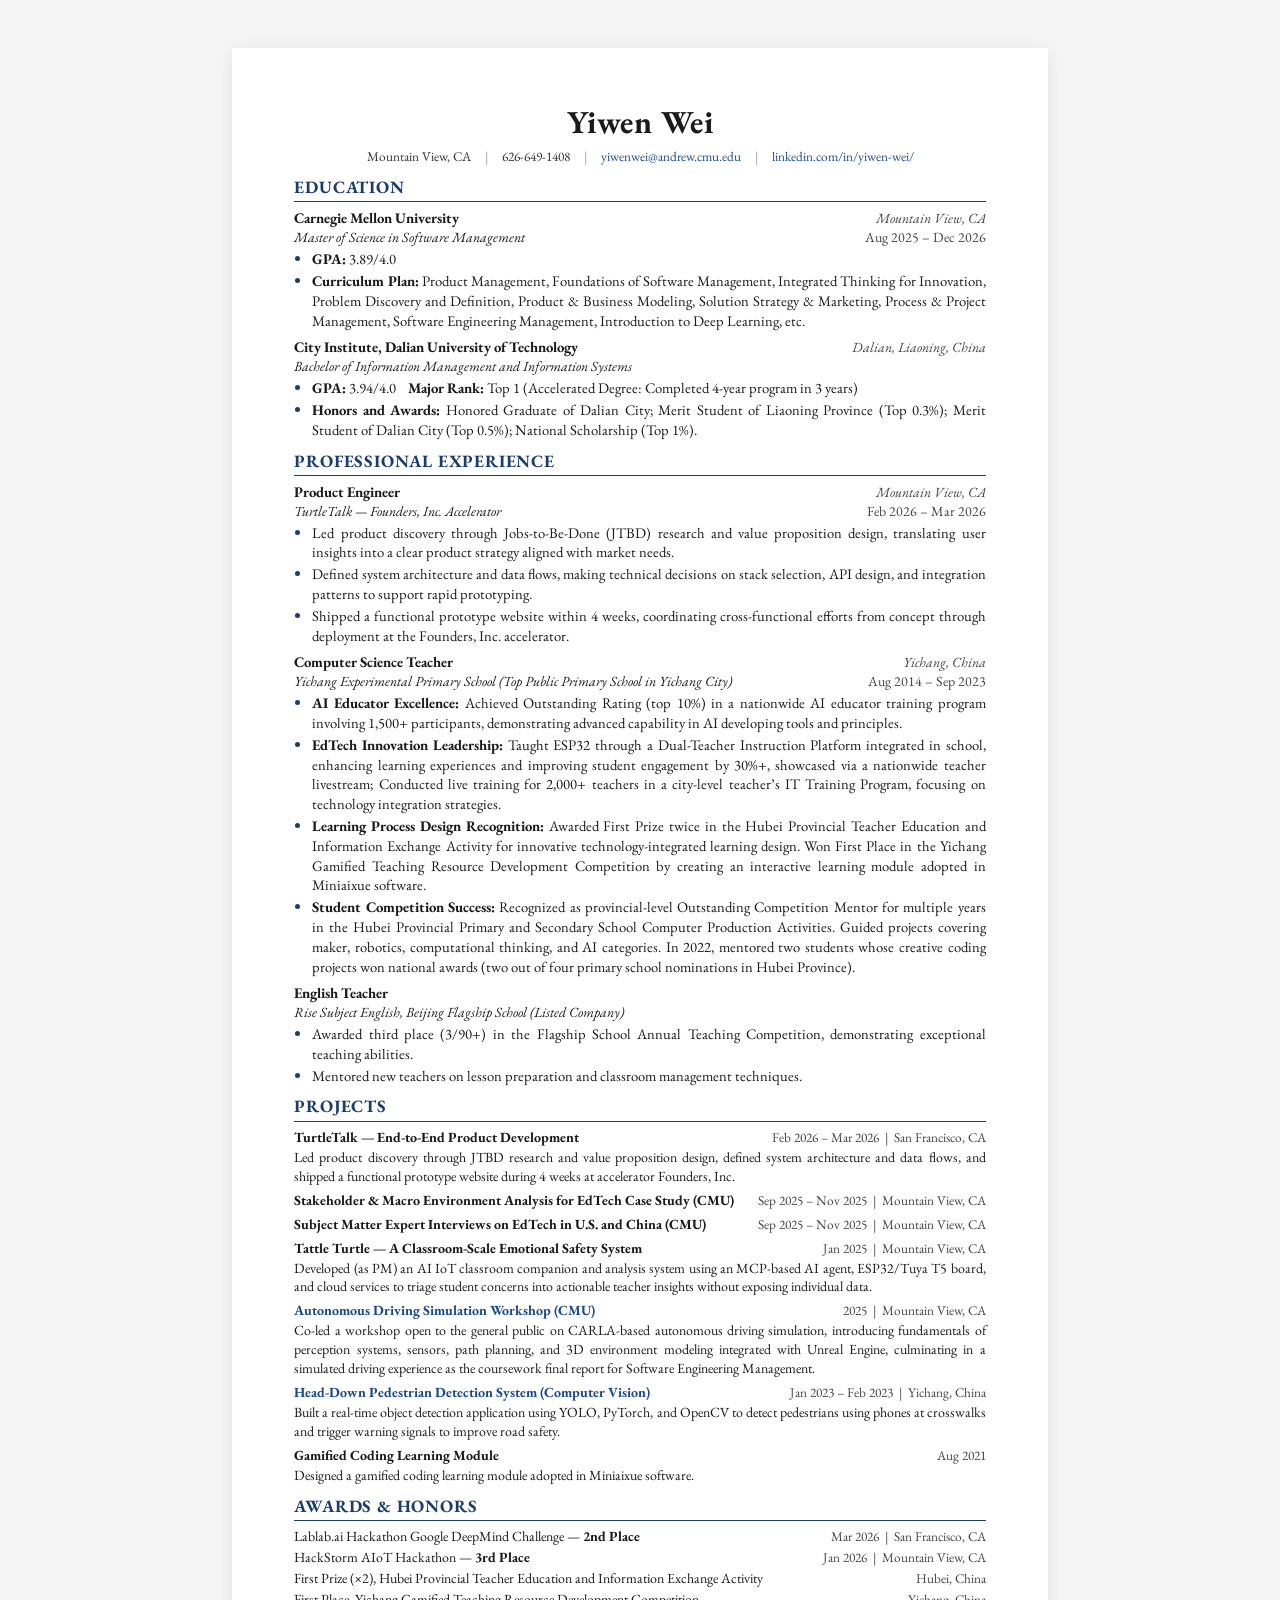
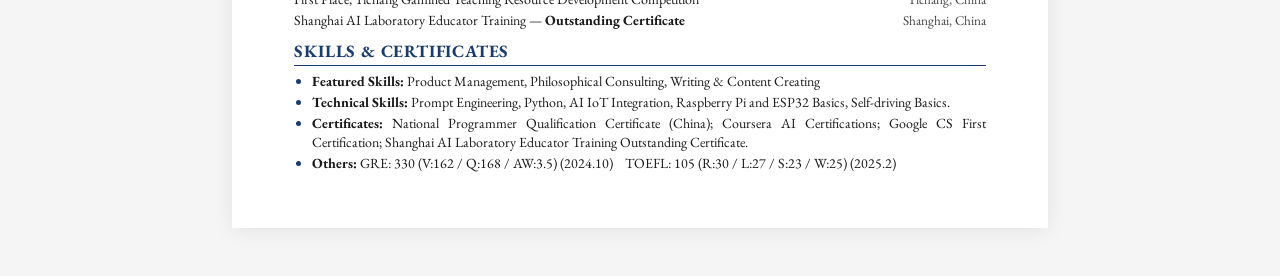
<file: cv/index.html>
<!DOCTYPE html>
<html lang="en">
<head>
  <meta charset="utf-8">
  <meta name="viewport" content="width=device-width, initial-scale=1">
  <title>CV - Yiwen Wei</title>
  <meta name="description" content="Curriculum Vitae of Yiwen Wei - Product Engineer and Educator at Carnegie Mellon University.">
  <link rel="shortcut icon" href="../_assets/images/2d0b56e7e51cf11036ad8734bdb67e2d.png">
  <link rel="icon" href="../_assets/images/e53c4bd8da5e491d9ab09e7cf0daf874.png" sizes="192x192">
  <style>
    @import url('https://fonts.googleapis.com/css2?family=EB+Garamond:ital,wght@0,400;0,600;0,700;1,400&family=Inter:wght@400;500;600;700&display=swap');

    *, *::before, *::after { margin: 0; padding: 0; box-sizing: border-box; }

    body {
      font-family: 'EB Garamond', 'Times New Roman', Georgia, serif;
      font-size: 11pt;
      line-height: 1.35;
      color: #1a1a1a;
      background: #f5f5f5;
      -webkit-font-smoothing: antialiased;
    }

    .page {
      max-width: 8.5in;
      margin: 0.5in auto;
      background: #fff;
      padding: 0.55in 0.65in;
      box-shadow: 0 2px 20px rgba(0,0,0,0.08);
    }

    @media print {
      body { background: #fff; }
      .page { margin: 0; padding: 0.5in 0.6in; box-shadow: none; }
      .no-print { display: none !important; }
    }

    /* Header */
    .header { text-align: center; margin-bottom: 6px; }
    .header h1 {
      font-family: 'EB Garamond', serif;
      font-size: 24pt;
      font-weight: 700;
      letter-spacing: 0.5px;
      margin-bottom: 4px;
      color: #1a1a1a;
    }
    .contact-info {
      font-size: 10pt;
      color: #333;
      display: flex;
      justify-content: center;
      flex-wrap: wrap;
      gap: 6px 14px;
    }
    .contact-info a {
      color: #1a4a8a;
      text-decoration: none;
    }
    .contact-info a:hover { text-decoration: underline; }
    .contact-info .sep { color: #999; }

    /* Section */
    .section { margin-top: 10px; }
    .section-title {
      font-family: 'EB Garamond', serif;
      font-size: 13pt;
      font-weight: 700;
      text-transform: uppercase;
      color: #1a3d6e;
      border-bottom: 1.5px solid #1a3d6e;
      padding-bottom: 2px;
      margin-bottom: 6px;
      letter-spacing: 0.8px;
    }

    /* Entry (education, experience) */
    .entry { margin-bottom: 7px; }
    .entry-header {
      display: flex;
      justify-content: space-between;
      align-items: baseline;
      flex-wrap: wrap;
    }
    .entry-title {
      font-weight: 700;
      font-size: 11pt;
    }
    .entry-location {
      font-style: italic;
      color: #444;
      font-size: 10.5pt;
    }
    .entry-subtitle {
      display: flex;
      justify-content: space-between;
      align-items: baseline;
      flex-wrap: wrap;
    }
    .entry-degree {
      font-style: italic;
      font-size: 10.5pt;
    }
    .entry-date {
      font-size: 10.5pt;
      color: #444;
      white-space: nowrap;
    }

    ul {
      margin-left: 18px;
      margin-top: 2px;
    }
    ul li {
      margin-bottom: 2px;
      text-align: justify;
    }
    ul li::marker {
      color: #1a3d6e;
    }

    /* Projects */
    .project-entry { margin-bottom: 5px; }
    .project-header {
      display: flex;
      justify-content: space-between;
      align-items: baseline;
      flex-wrap: wrap;
      gap: 4px;
    }
    .project-title {
      font-weight: 700;
      font-size: 10.5pt;
    }
    .project-title a {
      color: #1a4a8a;
      text-decoration: none;
    }
    .project-title a:hover { text-decoration: underline; }
    .project-meta {
      font-size: 10pt;
      color: #444;
      white-space: nowrap;
    }
    .project-desc {
      font-size: 10.5pt;
      margin-top: 1px;
      text-align: justify;
    }

    /* Awards */
    .award-entry {
      display: flex;
      justify-content: space-between;
      align-items: baseline;
      flex-wrap: wrap;
      margin-bottom: 2px;
      gap: 4px;
    }
    .award-title { font-size: 10.5pt; }
    .award-meta {
      font-size: 10pt;
      color: #444;
      white-space: nowrap;
    }

    /* Skills */
    .skills-list { font-size: 10.5pt; }
    .skills-list li { margin-bottom: 2px; }

    b, strong { font-weight: 700; }

    .diamond {
      color: #1a3d6e;
      margin-right: 3px;
    }

    @media screen and (max-width: 700px) {
      .page { padding: 0.4in 0.35in; margin: 0; }
      .entry-header, .entry-subtitle, .project-header, .award-entry {
        flex-direction: column;
        gap: 0;
      }
    }
  </style>
</head>
<body>

<div class="page">
  <!-- HEADER -->
  <div class="header">
    <h1>Yiwen Wei</h1>
    <div class="contact-info">
      <span>Mountain View, CA</span>
      <span class="sep">|</span>
      <span>626-649-1408</span>
      <span class="sep">|</span>
      <a href="mailto:yiwenwei@andrew.cmu.edu">yiwenwei@andrew.cmu.edu</a>
      <span class="sep">|</span>
      <a href="https://linkedin.com/in/yiwen-wei/" target="_blank">linkedin.com/in/yiwen-wei/</a>
    </div>
  </div>

  <!-- EDUCATION -->
  <div class="section">
    <div class="section-title">Education</div>

    <div class="entry">
      <div class="entry-header">
        <span class="entry-title">Carnegie Mellon University</span>
        <span class="entry-location">Mountain View, CA</span>
      </div>
      <div class="entry-subtitle">
        <span class="entry-degree">Master of Science in Software Management</span>
        <span class="entry-date">Aug 2025 &ndash; Dec 2026</span>
      </div>
      <ul>
        <li><strong>GPA:</strong> 3.89/4.0</li>
        <li><strong>Curriculum Plan:</strong> Product Management, Foundations of Software Management, Integrated Thinking for Innovation, Problem Discovery and Definition, Product &amp; Business Modeling, Solution Strategy &amp; Marketing, Process &amp; Project Management, Software Engineering Management, Introduction to Deep Learning, etc.</li>
      </ul>
    </div>

    <div class="entry">
      <div class="entry-header">
        <span class="entry-title">City Institute, Dalian University of Technology</span>
        <span class="entry-location">Dalian, Liaoning, China</span>
      </div>
      <div class="entry-subtitle">
        <span class="entry-degree">Bachelor of Information Management and Information Systems</span>
        <span class="entry-date"></span>
      </div>
      <ul>
        <li><strong>GPA:</strong> 3.94/4.0 &nbsp;&nbsp; <strong>Major Rank:</strong> Top 1 (Accelerated Degree: Completed 4-year program in 3 years)</li>
        <li><strong>Honors and Awards:</strong> Honored Graduate of Dalian City; Merit Student of Liaoning Province (Top 0.3%); Merit Student of Dalian City (Top 0.5%); National Scholarship (Top 1%).</li>
      </ul>
    </div>
  </div>

  <!-- PROFESSIONAL EXPERIENCE -->
  <div class="section">
    <div class="section-title">Professional Experience</div>

    <!-- TurtleTalk at top -->
    <div class="entry">
      <div class="entry-header">
        <span class="entry-title">Product Engineer</span>
        <span class="entry-location">Mountain View, CA</span>
      </div>
      <div class="entry-subtitle">
        <span class="entry-degree">TurtleTalk &mdash; Founders, Inc. Accelerator</span>
        <span class="entry-date">Feb 2026 &ndash; Mar 2026</span>
      </div>
      <ul>
        <li>Led product discovery through Jobs-to-Be-Done (JTBD) research and value proposition design, translating user insights into a clear product strategy aligned with market needs.</li>
        <li>Defined system architecture and data flows, making technical decisions on stack selection, API design, and integration patterns to support rapid prototyping.</li>
        <li>Shipped a functional prototype website within 4 weeks, coordinating cross-functional efforts from concept through deployment at the Founders, Inc. accelerator.</li>
      </ul>
    </div>

    <div class="entry">
      <div class="entry-header">
        <span class="entry-title">Computer Science Teacher</span>
        <span class="entry-location">Yichang, China</span>
      </div>
      <div class="entry-subtitle">
        <span class="entry-degree">Yichang Experimental Primary School (Top Public Primary School in Yichang City)</span>
        <span class="entry-date">Aug 2014 &ndash; Sep 2023</span>
      </div>
      <ul>
        <li><strong>AI Educator Excellence:</strong> Achieved Outstanding Rating (top 10%) in a nationwide AI educator training program involving 1,500+ participants, demonstrating advanced capability in AI developing tools and principles.</li>
        <li><strong>EdTech Innovation Leadership:</strong> Taught ESP32 through a Dual-Teacher Instruction Platform integrated in school, enhancing learning experiences and improving student engagement by 30%+, showcased via a nationwide teacher livestream; Conducted live training for 2,000+ teachers in a city-level teacher&rsquo;s IT Training Program, focusing on technology integration strategies.</li>
        <li><strong>Learning Process Design Recognition:</strong> Awarded First Prize twice in the Hubei Provincial Teacher Education and Information Exchange Activity for innovative technology-integrated learning design. Won First Place in the Yichang Gamified Teaching Resource Development Competition by creating an interactive learning module adopted in Miniaixue software.</li>
        <li><strong>Student Competition Success:</strong> Recognized as provincial-level Outstanding Competition Mentor for multiple years in the Hubei Provincial Primary and Secondary School Computer Production Activities. Guided projects covering maker, robotics, computational thinking, and AI categories. In 2022, mentored two students whose creative coding projects won national awards (two out of four primary school nominations in Hubei Province).</li>
      </ul>
    </div>

    <div class="entry">
      <div class="entry-header">
        <span class="entry-title">English Teacher</span>
        <span class="entry-location"></span>
      </div>
      <div class="entry-subtitle">
        <span class="entry-degree">Rise Subject English, Beijing Flagship School (Listed Company)</span>
        <span class="entry-date"></span>
      </div>
      <ul>
        <li>Awarded third place (3/90+) in the Flagship School Annual Teaching Competition, demonstrating exceptional teaching abilities.</li>
        <li>Mentored new teachers on lesson preparation and classroom management techniques.</li>
      </ul>
    </div>
  </div>

  <!-- PROJECTS -->
  <div class="section">
    <div class="section-title">Projects</div>

    <div class="project-entry">
      <div class="project-header">
        <span class="project-title">TurtleTalk &mdash; End-to-End Product Development</span>
        <span class="project-meta">Feb 2026 &ndash; Mar 2026 &nbsp;|&nbsp; San Francisco, CA</span>
      </div>
      <div class="project-desc">Led product discovery through JTBD research and value proposition design, defined system architecture and data flows, and shipped a functional prototype website during 4 weeks at accelerator Founders, Inc.</div>
    </div>

    <div class="project-entry">
      <div class="project-header">
        <span class="project-title">Stakeholder &amp; Macro Environment Analysis for EdTech Case Study (CMU)</span>
        <span class="project-meta">Sep 2025 &ndash; Nov 2025 &nbsp;|&nbsp; Mountain View, CA</span>
      </div>
    </div>

    <div class="project-entry">
      <div class="project-header">
        <span class="project-title">Subject Matter Expert Interviews on EdTech in U.S. and China (CMU)</span>
        <span class="project-meta">Sep 2025 &ndash; Nov 2025 &nbsp;|&nbsp; Mountain View, CA</span>
      </div>
    </div>

    <div class="project-entry">
      <div class="project-header">
        <span class="project-title">Tattle Turtle &mdash; A Classroom-Scale Emotional Safety System</span>
        <span class="project-meta">Jan 2025 &nbsp;|&nbsp; Mountain View, CA</span>
      </div>
      <div class="project-desc">Developed (as PM) an AI IoT classroom companion and analysis system using an MCP-based AI agent, ESP32/Tuya T5 board, and cloud services to triage student concerns into actionable teacher insights without exposing individual data.</div>
    </div>

    <div class="project-entry">
      <div class="project-header">
        <span class="project-title"><a href="https://share.descript.com/view/YHdNzBe8q7b" target="_blank">Autonomous Driving Simulation Workshop (CMU)</a></span>
        <span class="project-meta">2025 &nbsp;|&nbsp; Mountain View, CA</span>
      </div>
      <div class="project-desc">Co-led a workshop open to the general public on CARLA-based autonomous driving simulation, introducing fundamentals of perception systems, sensors, path planning, and 3D environment modeling integrated with Unreal Engine, culminating in a simulated driving experience as the coursework final report for Software Engineering Management.</div>
    </div>

    <div class="project-entry">
      <div class="project-header">
        <span class="project-title"><a href="https://www.openinnolab.org.cn/pjlab/project?id=63d8da549bd420342591c7d1&sc=63797fc77300080be72c0525" target="_blank">Head-Down Pedestrian Detection System (Computer Vision)</a></span>
        <span class="project-meta">Jan 2023 &ndash; Feb 2023 &nbsp;|&nbsp; Yichang, China</span>
      </div>
      <div class="project-desc">Built a real-time object detection application using YOLO, PyTorch, and OpenCV to detect pedestrians using phones at crosswalks and trigger warning signals to improve road safety.</div>
    </div>

    <div class="project-entry">
      <div class="project-header">
        <span class="project-title">Gamified Coding Learning Module</span>
        <span class="project-meta">Aug 2021</span>
      </div>
      <div class="project-desc">Designed a gamified coding learning module adopted in Miniaixue software.</div>
    </div>
  </div>

  <!-- AWARDS & HONORS -->
  <div class="section">
    <div class="section-title">Awards &amp; Honors</div>

    <div class="award-entry">
      <span class="award-title">Lablab.ai Hackathon Google DeepMind Challenge &mdash; <strong>2nd Place</strong></span>
      <span class="award-meta">Mar 2026 &nbsp;|&nbsp; San Francisco, CA</span>
    </div>
    <div class="award-entry">
      <span class="award-title">HackStorm AIoT Hackathon &mdash; <strong>3rd Place</strong></span>
      <span class="award-meta">Jan 2026 &nbsp;|&nbsp; Mountain View, CA</span>
    </div>
    <div class="award-entry">
      <span class="award-title">First Prize (&times;2), Hubei Provincial Teacher Education and Information Exchange Activity</span>
      <span class="award-meta">Hubei, China</span>
    </div>
    <div class="award-entry">
      <span class="award-title">First Place, Yichang Gamified Teaching Resource Development Competition</span>
      <span class="award-meta">Yichang, China</span>
    </div>
    <div class="award-entry">
      <span class="award-title">Shanghai AI Laboratory Educator Training &mdash; <strong>Outstanding Certificate</strong></span>
      <span class="award-meta">Shanghai, China</span>
    </div>
  </div>

  <!-- SKILLS AND CERTIFICATES -->
  <div class="section">
    <div class="section-title">Skills &amp; Certificates</div>
    <ul class="skills-list">
      <li><strong>Featured Skills:</strong> Product Management, Philosophical Consulting, Writing &amp; Content Creating</li>
      <li><strong>Technical Skills:</strong> Prompt Engineering, Python, AI IoT Integration, Raspberry Pi and ESP32 Basics, Self-driving Basics.</li>
      <li><strong>Certificates:</strong> National Programmer Qualification Certificate (China); Coursera AI Certifications; Google CS First Certification; Shanghai AI Laboratory Educator Training Outstanding Certificate.</li>
      <li><strong>Others:</strong> GRE: 330 (V:162 / Q:168 / AW:3.5) (2024.10) &nbsp;&nbsp; TOEFL: 105 (R:30 / L:27 / S:23 / W:25) (2025.2)</li>
    </ul>
  </div>
</div>

</body>
</html>
</file>
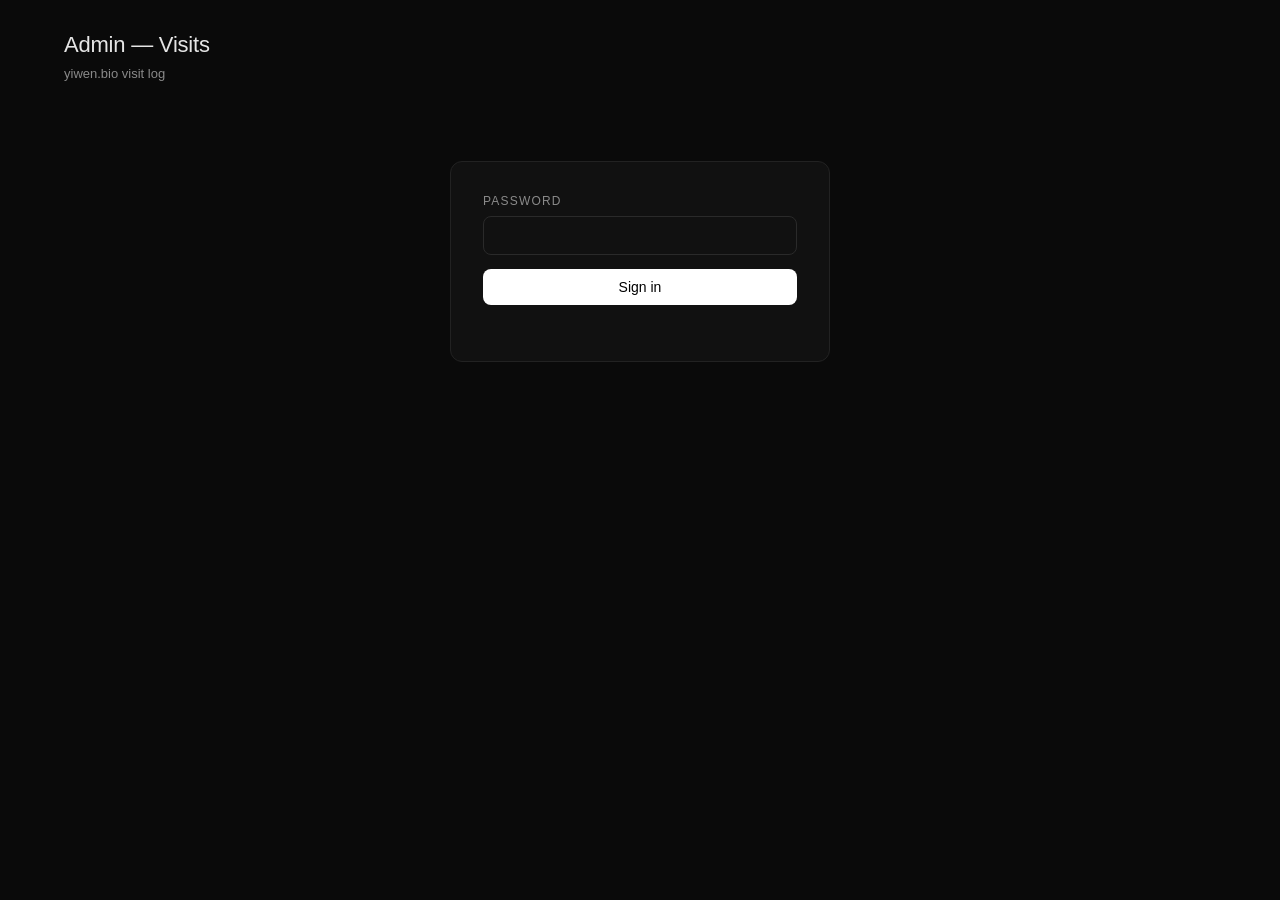
<file: admin.html>
<!DOCTYPE html>
<html lang="en">
<head>
<meta charset="UTF-8" />
<meta name="viewport" content="width=device-width, initial-scale=1.0" />
<meta name="robots" content="noindex,nofollow" />
<title>Admin — Visits</title>
<style>
  * { box-sizing: border-box; }
  html, body {
    margin: 0; padding: 0;
    background: #0a0a0a; color: #e5e5e5;
    font-family: -apple-system, BlinkMacSystemFont, "SF Pro Display", "Helvetica Neue", Arial, sans-serif;
    -webkit-font-smoothing: antialiased;
    min-height: 100vh;
  }
  .wrap { max-width: 1200px; margin: 0 auto; padding: 32px 24px; }
  h1 { font-size: 22px; font-weight: 500; margin: 0 0 8px; letter-spacing: -0.01em; }
  .sub { color: #8a8a8a; font-size: 13px; margin-bottom: 28px; }

  .login {
    background: #111; border: 1px solid #222; border-radius: 12px;
    padding: 32px; max-width: 380px; margin: 80px auto;
  }
  .login label { display: block; font-size: 12px; color: #8a8a8a; text-transform: uppercase; letter-spacing: 0.1em; margin-bottom: 8px; }
  .login input {
    width: 100%; background: transparent; color: #fff;
    border: 1px solid #2a2a2a; border-radius: 8px; padding: 10px 12px;
    font: inherit; font-size: 15px; outline: none;
  }
  .login input:focus { border-color: #fff; }
  .login button {
    margin-top: 14px; width: 100%;
    background: #fff; color: #000; border: 0; border-radius: 8px;
    padding: 10px 14px; font: inherit; font-size: 14px; cursor: pointer;
  }
  .login button:disabled { opacity: 0.5; cursor: default; }
  .err { color: #ff7a7a; font-size: 12px; margin-top: 8px; min-height: 16px; }

  .stats {
    display: grid; grid-template-columns: repeat(4, 1fr); gap: 12px;
    margin-bottom: 18px;
  }
  .stat { background: #111; border: 1px solid #222; border-radius: 10px; padding: 14px 16px; }
  .stat .k { font-size: 11px; color: #8a8a8a; text-transform: uppercase; letter-spacing: 0.1em; }
  .stat .v { font-size: 22px; font-variant-numeric: tabular-nums; margin-top: 4px; font-weight: 500; }

  .controls { display: flex; gap: 12px; align-items: center; flex-wrap: wrap; margin-bottom: 14px; }
  .controls input, .controls select {
    background: transparent; color: #fff;
    border: 1px solid #2a2a2a; border-radius: 8px; padding: 6px 10px;
    font: inherit; font-size: 13px; outline: none;
  }
  .controls .btn { background: transparent; color: #ccc; border: 1px solid #2a2a2a; border-radius: 8px; padding: 6px 12px; font: inherit; font-size: 12px; cursor: pointer; }
  .controls .btn:hover { color: #fff; border-color: #4a4a4a; }

  table {
    width: 100%;
    border-collapse: collapse;
    font-size: 13px;
  }
  th, td {
    text-align: left;
    padding: 10px 12px;
    border-bottom: 1px solid #1a1a1a;
    vertical-align: top;
  }
  th { background: #111; font-weight: 500; color: #8a8a8a; text-transform: uppercase; font-size: 10.5px; letter-spacing: 0.1em; position: sticky; top: 0; }
  tr:hover td { background: #0e0e0e; }
  .mono { font-family: ui-monospace, "SF Mono", Menlo, monospace; font-size: 12px; color: #aaa; }
  .pill { display: inline-block; padding: 1px 7px; border: 1px solid #2a2a2a; border-radius: 999px; font-size: 11px; color: #ccc; }
  .ua { font-size: 11px; color: #777; max-width: 260px; overflow: hidden; text-overflow: ellipsis; white-space: nowrap; }
  .empty { text-align: center; color: #666; padding: 60px 0; }
</style>
</head>
<body>
  <div class="wrap">
    <h1>Admin — Visits</h1>
    <div class="sub">yiwen.bio visit log</div>

    <div id="login" class="login">
      <label for="pw">Password</label>
      <input id="pw" type="password" autocomplete="current-password" />
      <button id="signin" type="button">Sign in</button>
      <div id="err" class="err"></div>
    </div>

    <div id="dashboard" style="display:none;">
      <div class="stats">
        <div class="stat"><div class="k">Total</div><div class="v" id="s-total">—</div></div>
        <div class="stat"><div class="k">Last 24h</div><div class="v" id="s-24h">—</div></div>
        <div class="stat"><div class="k">Unique IPs (24h)</div><div class="v" id="s-uniq">—</div></div>
        <div class="stat"><div class="k">Top page (24h)</div><div class="v" id="s-page" style="font-size:14px;">—</div></div>
      </div>

      <div class="controls">
        <input id="filter" type="search" placeholder="Filter by page / country / city…" style="flex:1; min-width: 220px;" />
        <button class="btn" id="refresh">Refresh</button>
        <button class="btn" id="signout">Sign out</button>
      </div>

      <table id="tbl">
        <thead>
          <tr>
            <th>When</th>
            <th>Page</th>
            <th>Location</th>
            <th>IP hash</th>
            <th>Referrer</th>
            <th>User agent</th>
          </tr>
        </thead>
        <tbody id="tbody">
          <tr><td colspan="6" class="empty">Loading…</td></tr>
        </tbody>
      </table>
    </div>
  </div>

<script>
(function () {
  var loginEl = document.getElementById('login');
  var dashEl = document.getElementById('dashboard');
  var pwEl = document.getElementById('pw');
  var btn = document.getElementById('signin');
  var err = document.getElementById('err');
  var tbody = document.getElementById('tbody');
  var filter = document.getElementById('filter');

  var allVisits = [];
  var password = sessionStorage.getItem('yiwen_admin_pw') || '';

  if (password) loadVisits();

  btn.addEventListener('click', signIn);
  pwEl.addEventListener('keydown', function (e) { if (e.key === 'Enter') signIn(); });

  document.getElementById('refresh').addEventListener('click', loadVisits);
  document.getElementById('signout').addEventListener('click', function () {
    sessionStorage.removeItem('yiwen_admin_pw');
    password = '';
    dashEl.style.display = 'none';
    loginEl.style.display = '';
    pwEl.value = '';
  });
  filter.addEventListener('input', render);

  function signIn() {
    err.textContent = '';
    btn.disabled = true;
    password = pwEl.value;
    fetch('/api/visits', {
      method: 'POST',
      headers: { 'Content-Type': 'application/json' },
      body: JSON.stringify({ password: password, limit: 1000 }),
    })
      .then(function (r) { return r.json().then(function (j) { return { status: r.status, j: j }; }); })
      .then(function (res) {
        btn.disabled = false;
        if (res.status === 200 && res.j.ok) {
          sessionStorage.setItem('yiwen_admin_pw', password);
          allVisits = res.j.visits || [];
          showDashboard();
        } else {
          err.textContent = res.j.error || 'Sign-in failed';
          password = '';
        }
      })
      .catch(function () {
        btn.disabled = false;
        err.textContent = 'Network error';
      });
  }

  function loadVisits() {
    if (!password) { showLogin(); return; }
    fetch('/api/visits', {
      method: 'POST',
      headers: { 'Content-Type': 'application/json' },
      body: JSON.stringify({ password: password, limit: 1000 }),
    })
      .then(function (r) { return r.json().then(function (j) { return { status: r.status, j: j }; }); })
      .then(function (res) {
        if (res.status === 200 && res.j.ok) {
          allVisits = res.j.visits || [];
          showDashboard();
        } else {
          // password no longer valid
          sessionStorage.removeItem('yiwen_admin_pw');
          password = '';
          showLogin();
          err.textContent = res.j.error || 'Session expired';
        }
      });
  }

  function showLogin() {
    loginEl.style.display = '';
    dashEl.style.display = 'none';
  }
  function showDashboard() {
    loginEl.style.display = 'none';
    dashEl.style.display = '';
    render();
  }

  function fmtTime(iso) {
    if (!iso) return '';
    var d = new Date(iso);
    var diff = Date.now() - d.getTime();
    if (diff < 60_000) return Math.max(1, Math.round(diff / 1000)) + 's ago';
    if (diff < 3_600_000) return Math.round(diff / 60_000) + 'm ago';
    if (diff < 86_400_000) return Math.round(diff / 3_600_000) + 'h ago';
    var days = Math.round(diff / 86_400_000);
    if (days < 14) return days + 'd ago';
    return d.toISOString().slice(0, 10);
  }

  function locStr(v) {
    var parts = [v.city, v.region, v.country].filter(Boolean);
    return parts.join(' · ') || '—';
  }

  function passesFilter(v, q) {
    if (!q) return true;
    var s = ((v.page || '') + ' ' + (v.country || '') + ' ' + (v.region || '') + ' ' + (v.city || '') + ' ' + (v.referrer || '')).toLowerCase();
    return s.indexOf(q) !== -1;
  }

  function render() {
    var q = (filter.value || '').toLowerCase().trim();
    var rows = allVisits.filter(function (v) { return passesFilter(v, q); });

    // stats
    var total = allVisits.length;
    var since24h = Date.now() - 86_400_000;
    var last24 = allVisits.filter(function (v) { return new Date(v.created_at).getTime() >= since24h; });
    var uniq = new Set(last24.map(function (v) { return v.ip_hash; })).size;
    var pageCount = {};
    last24.forEach(function (v) { pageCount[v.page] = (pageCount[v.page] || 0) + 1; });
    var topPage = '—';
    var topCnt = 0;
    Object.keys(pageCount).forEach(function (k) { if (pageCount[k] > topCnt) { topPage = k; topCnt = pageCount[k]; } });

    document.getElementById('s-total').textContent = total;
    document.getElementById('s-24h').textContent = last24.length;
    document.getElementById('s-uniq').textContent = uniq;
    document.getElementById('s-page').textContent = topPage + (topCnt ? ' (' + topCnt + ')' : '');

    if (!rows.length) {
      tbody.innerHTML = '<tr><td colspan="6" class="empty">No visits.</td></tr>';
      return;
    }
    var html = '';
    rows.forEach(function (v) {
      var hashShort = v.ip_hash ? v.ip_hash.slice(0, 10) : '—';
      var ref = v.referrer ? esc(v.referrer.replace(/^https?:\/\//, '')) : '<span style="color:#555">—</span>';
      html += '<tr>' +
        '<td>' + esc(fmtTime(v.created_at)) + '</td>' +
        '<td><span class="pill">' + esc(v.page || '/') + '</span></td>' +
        '<td>' + esc(locStr(v)) + '</td>' +
        '<td class="mono">' + esc(hashShort) + '</td>' +
        '<td>' + ref + '</td>' +
        '<td class="ua" title="' + esc(v.user_agent || '') + '">' + esc(v.user_agent || '') + '</td>' +
        '</tr>';
    });
    tbody.innerHTML = html;
  }

  function esc(s) {
    if (s == null) return '';
    return String(s).replace(/[&<>"']/g, function (c) {
      return { '&': '&amp;', '<': '&lt;', '>': '&gt;', '"': '&quot;', "'": '&#39;' }[c];
    });
  }
})();
</script>
</body>
</html>
</file>
